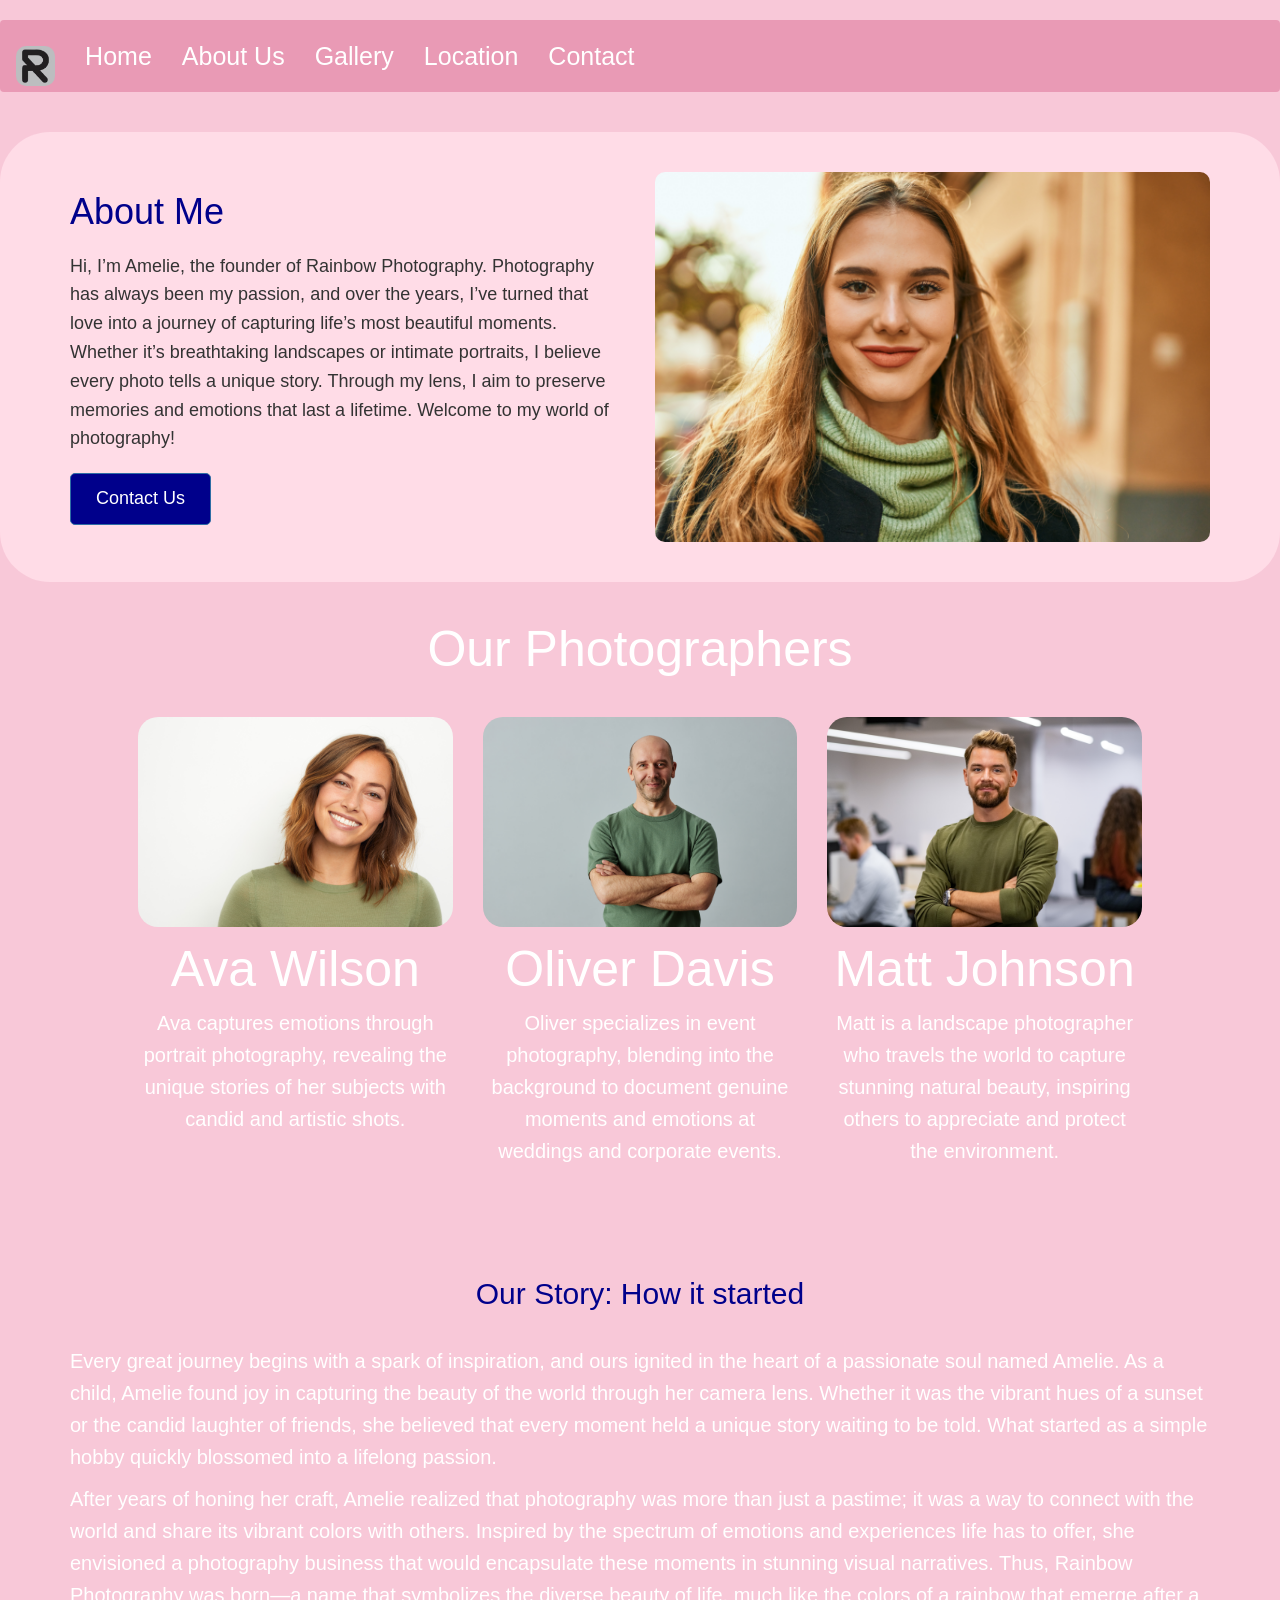
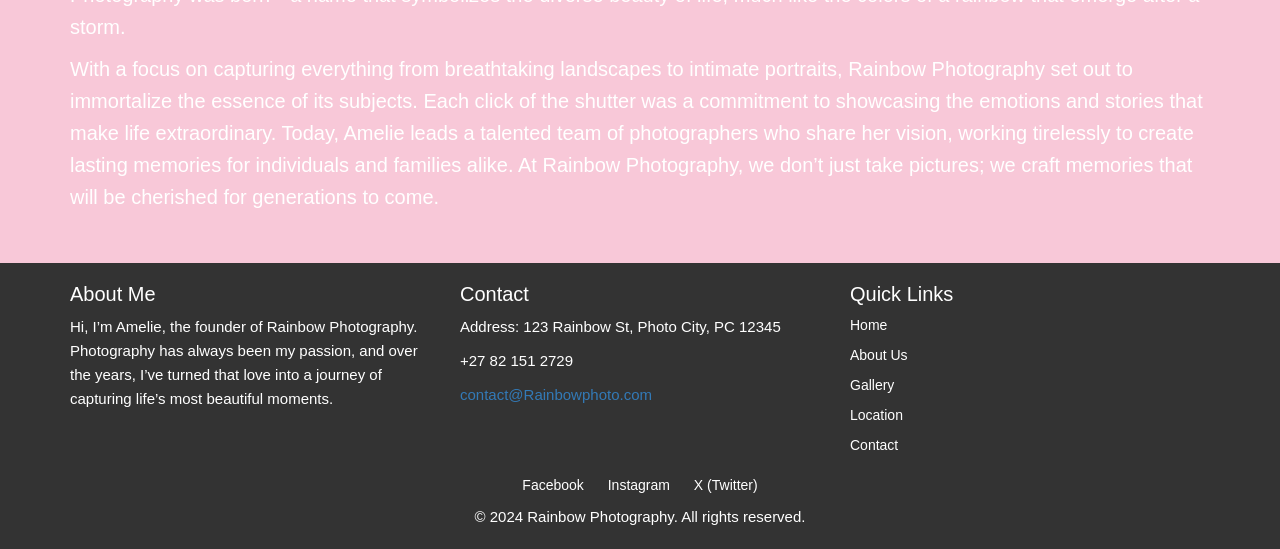
<file: about.html>
<!DOCTYPE html>
<html lang="en" dir="ltr">
<head>
    <meta charset="utf-8">
    <meta name="viewport" content="width=device-width, initial-scale=1">
    <link rel="stylesheet" href="style.css">
    <link rel="icon" href="logoRP.jpg" type="image/jpg">

    <!-- Bootstrap CSS -->
    <link rel="stylesheet" href="https://maxcdn.bootstrapcdn.com/bootstrap/3.4.1/css/bootstrap.min.css">

    <!-- jQuery library -->
    <script src="https://ajax.googleapis.com/ajax/libs/jquery/3.7.1/jquery.min.js"></script>

    <!-- Bootstrap JavaScript -->
    <script src="https://maxcdn.bootstrapcdn.com/bootstrap/3.4.1/js/bootstrap.min.js"></script>

    <title>Rainbow Photography</title>
</head>

<body class="about">

    <header>
        <nav class="navbar">
            <div class="container-fluid">

                <a class="navbar-brand" href="index.html">
                    <img src="logoRP.jpg" alt="Logo" class="logoRP">
                </a>

                <div class="navbarMenu">
                    <ul class="nav navbar-nav">
                        <li><a href="index.html">Home</a></li>
                        <li><a href="about.html">About Us</a></li>
                        <li><a href="gallery.html">Gallery</a></li>
                        <li><a href="location.html">Location</a></li>
                        <li><a href="contact.html">Contact</a></li>
                    </ul>
                </div>

            </div>
        </nav>
    </header>


    <!-- About Section -->
    <section class="about-page">

        <div class="container">

            <div class="row">

                <!-- About Text -->
                <div class="col-md-6 about-text">

                    <h2>About Me</h2>

                    <p>
                        Hi, I’m Amelie, the founder of Rainbow Photography.
                        Photography has always been my passion, and over the
                        years, I’ve turned that love into a journey of capturing
                        life’s most beautiful moments. Whether it’s breathtaking
                        landscapes or intimate portraits, I believe every photo
                        tells a unique story. Through my lens, I aim to preserve
                        memories and emotions that last a lifetime. Welcome to
                        my world of photography!
                    </p>

                    <a href="contact.html" class="btn btn-primary">
                        Contact Us
                    </a>

                </div>


                <!-- About Image -->
                <div class="col-md-6 about-image">

                    <img src="aboutphoto.jpeg" alt="About Us Photo">

                </div>

            </div>

        </div>

    </section>


    <!-- Gallery Section -->
    <section class="gallery2">

        <div class="container2">

            <h2 class="gallery-heading2">
                Our Photographers
            </h2>

            <div class="row">

                <!-- Ava Wilson -->
                <div class="col-md-4">

                    <div class="gallery-item2">

                        <a href="gallery.html">

                            <img src="AvaWilson.jpeg"
                                 alt="Portrait Photography"
                                 class="img-responsive gallery-image2">

                            <h2>Ava Wilson</h2>

                            <p>
                                Ava captures emotions through portrait
                                photography, revealing the unique stories
                                of her subjects with candid and artistic shots.
                            </p>

                        </a>

                    </div>

                </div>


                <!-- Oliver Davis -->
                <div class="col-md-4">

                    <div class="gallery-item2">

                        <a href="gallery.html">

                            <img src="OliverDavis.jpeg"
                                 alt="Event Photography"
                                 class="img-responsive gallery-image2">

                            <h2>Oliver Davis</h2>

                            <p>
                                Oliver specializes in event photography,
                                blending into the background to document
                                genuine moments and emotions at weddings
                                and corporate events.
                            </p>

                        </a>

                    </div>

                </div>


                <!-- Matt Johnson -->
                <div class="col-md-4">

                    <div class="gallery-item2">

                        <a href="gallery.html">

                            <img src="MattJohnson.jpeg"
                                 alt="Landscape Photography"
                                 class="img-responsive gallery-image2">

                            <h2>Matt Johnson</h2>

                            <p>
                                Matt is a landscape photographer who travels
                                the world to capture stunning natural beauty,
                                inspiring others to appreciate and protect
                                the environment.
                            </p>

                        </a>

                    </div>

                </div>

            </div>

        </div>

    </section>


    <!-- Story Section -->
    <section class="story-section">

        <div class="container">

            <h2>Our Story: How it started</h2>

            <p>
                Every great journey begins with a spark of inspiration,
                and ours ignited in the heart of a passionate soul named
                Amelie. As a child, Amelie found joy in capturing the beauty
                of the world through her camera lens. Whether it was the
                vibrant hues of a sunset or the candid laughter of friends,
                she believed that every moment held a unique story waiting
                to be told. What started as a simple hobby quickly blossomed
                into a lifelong passion.
            </p>

            <p>
                After years of honing her craft, Amelie realized that
                photography was more than just a pastime; it was a way to
                connect with the world and share its vibrant colors with
                others. Inspired by the spectrum of emotions and experiences
                life has to offer, she envisioned a photography business
                that would encapsulate these moments in stunning visual
                narratives. Thus, Rainbow Photography was born—a name that
                symbolizes the diverse beauty of life, much like the colors
                of a rainbow that emerge after a storm.
            </p>

            <p>
                With a focus on capturing everything from breathtaking
                landscapes to intimate portraits, Rainbow Photography set
                out to immortalize the essence of its subjects. Each click
                of the shutter was a commitment to showcasing the emotions
                and stories that make life extraordinary. Today, Amelie
                leads a talented team of photographers who share her vision,
                working tirelessly to create lasting memories for individuals
                and families alike. At Rainbow Photography, we don’t just
                take pictures; we craft memories that will be cherished for
                generations to come.
            </p>

        </div>

    </section>


    <!-- Footer Section -->
    <footer>

        <div class="container">

            <div class="row">

                <!-- About Me Section -->
                <div class="col-md-4">

                    <h4>About Me</h4>

                    <p>
                        Hi, I’m Amelie, the founder of Rainbow Photography.
                        Photography has always been my passion, and over the
                        years, I’ve turned that love into a journey of
                        capturing life’s most beautiful moments.
                    </p>

                </div>


                <!-- Contact Section -->
                <div class="col-md-4">

                    <h4>Contact</h4>

                    <p>
                        Address: 123 Rainbow St, Photo City, PC 12345
                    </p>

                    <p>+27 82 151 2729</p>

                    <p>
                        <a href="mailto:contact@Rainbowphoto.com">
                            contact@Rainbowphoto.com
                        </a>
                    </p>

                </div>


                <!-- Quick Links Section -->
                <div class="col-md-4">

                    <h4>Quick Links</h4>

                    <ul class="footer-links">

                        <li><a href="index.html">Home</a></li>
                        <li><a href="about.html">About Us</a></li>
                        <li><a href="gallery.html">Gallery</a></li>
                        <li><a href="location.html">Location</a></li>
                        <li><a href="contact.html">Contact</a></li>

                    </ul>

                </div>

            </div>


            <!-- Social Media Icons and Copyright -->
            <div class="row">

                <div class="col-md-12 text-center">

                    <ul class="social-icons">

                        <li>
                            <a href="https://www.facebook.com" target="_blank">
                                Facebook
                            </a>
                        </li>

                        <li>
                            <a href="https://www.instagram.com" target="_blank">
                                Instagram
                            </a>
                        </li>

                        <li>
                            <a href="https://x.com/" target="_blank">
                                X (Twitter)
                            </a>
                        </li>

                    </ul>

                    <p>
                        &copy; 2024 Rainbow Photography. All rights reserved.
                    </p>

                </div>

            </div>

        </div>

    </footer>

</body>
</html>
</file>
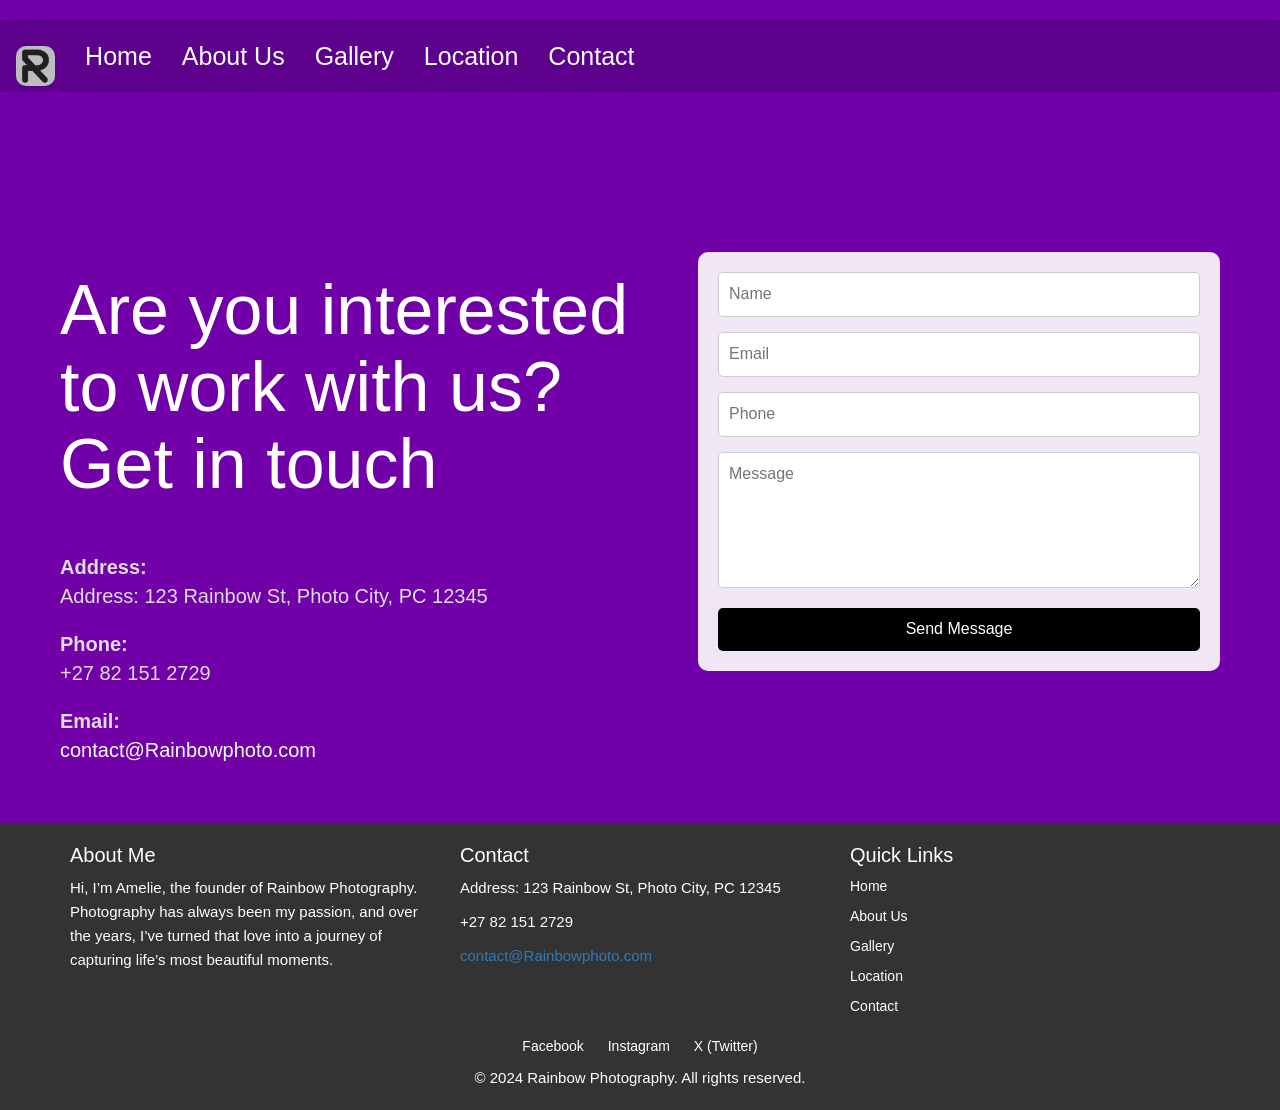
<file: contact.html>
<!DOCTYPE html>
    <html lang="en" dir="ltr">
    <head>
        <meta charset="utf-8">
        <meta name="viewport" content="width=device-width, initial-scale=1">
        <link rel="stylesheet" href="style.css">
        <link rel="icon" href="logoRP.jpg" type="image/jpg">

        <!-- Bootstrap CSS -->
        <link rel="stylesheet" href="https://maxcdn.bootstrapcdn.com/bootstrap/3.4.1/css/bootstrap.min.css">

        <!-- jQuery library -->
        <script src="https://ajax.googleapis.com/ajax/libs/jquery/3.7.1/jquery.min.js"></script>

        <!-- Bootstrap JS -->
        <script src="https://maxcdn.bootstrapcdn.com/bootstrap/3.4.1/js/bootstrap.min.js"></script>

        <title>Rainbow Photography</title>
    </head>

    <body class="contact">

        <!-- Header Section -->
        <header>
            <nav class="navbar">
                <div class="container-fluid">
                    <a class="navbar-brand" href="index.html">
                        <img src="logoRP.jpg" alt="Logo" class="logoRP">
                    </a>
                    <div class="navbarMenu">
                        <ul class="nav navbar-nav">
                            <li><a href="index.html">Home</a></li>
                            <li><a href="about.html">About Us</a></li>
                            <li><a href="gallery.html">Gallery</a></li>
                            <li><a href="location.html">Location</a></li>
                            <li><a href="contact.html">Contact</a></li>
                        </ul>
                    </div>
                </div>
            </nav>
        </header>


            <section class="contact-section">
                <div class="formstyle">
                    <div class="contact-info">
                        <h2>Are you interested to work with us? Get in touch</h2>
                        <div class="info">
                            <p><strong>Address:</strong><br>Address: 123 Rainbow St, Photo City, PC 12345</p>
                            <p><strong>Phone:</strong><br>+27 82 151 2729</p>
                            <p><strong>Email:</strong><br><a href="mailto:contact@Rainbowphoto.com">contact@Rainbowphoto.com</a></p>

                        </div>
                    </div>

                    <!-- Contact Form -->
                    <div class="contact-form">
                        <form action="#" method="post">
                            <input type="text" name="name" placeholder="Name" required>
                            <input type="email" name="email" placeholder="Email" required>
                            <input type="tel" name="phone" placeholder="Phone">
                            <textarea name="message" rows="5" placeholder="Message" required></textarea>
                            <button type="submit">Send Message</button>
                        </form>
                    </div>
                </div>
            </section>



  <!-- Footer Section -->
    <footer>
        <div class="container">
            <div class="row">
                <!-- About Me Section -->
                <div class="col-md-4">
                    <h4>About Me</h4>
                    <p>Hi, I’m Amelie, the founder of Rainbow Photography. Photography has always been my passion, and over the years, I’ve turned that love into a journey of capturing life’s most beautiful moments.</p>
                </div>
                <!-- Contact Section -->
                <div class="col-md-4">
                    <h4>Contact</h4>
                    <p>Address: 123 Rainbow St, Photo City, PC 12345</p>
                    <p>+27 82 151 2729</p>
                    <p><a href="mailto:contact@Rainbowphoto.com">contact@Rainbowphoto.com</a></p>
                </div>
                <!-- Quick Links Section -->
                <div class="col-md-4">
                    <h4>Quick Links</h4>
                    <ul class="footer-links">
                      <li><a href="index.html">Home</a></li>
                      <li><a href="about.html">About Us</a></li>
                      <li><a href="gallery.html">Gallery</a></li>
                      <li><a href="location.html">Location</a></li>
                      <li><a href="contact.html">Contact</a></li>
                    </ul>
                </div>
            </div>
            <!-- Social Media Icons and Copyright -->
            <div class="row">
                <div class="col-md-12 text-center">
                    <ul class="social-icons">
                        <li><a href="https://www.facebook.com" target="_blank">Facebook</a></li>
                        <li><a href="https://www.instagram.com" target="_blank">Instagram</a></li>
                        <li><a href="https://x.com/" target="_blank">X (Twitter)</a></li>
                    </ul>
                  <p>&copy; 2024 Rainbow Photography. All rights reserved.</p>
                </div>
            </div>
        </div>
    </footer>

  </body>
</html>
</file>
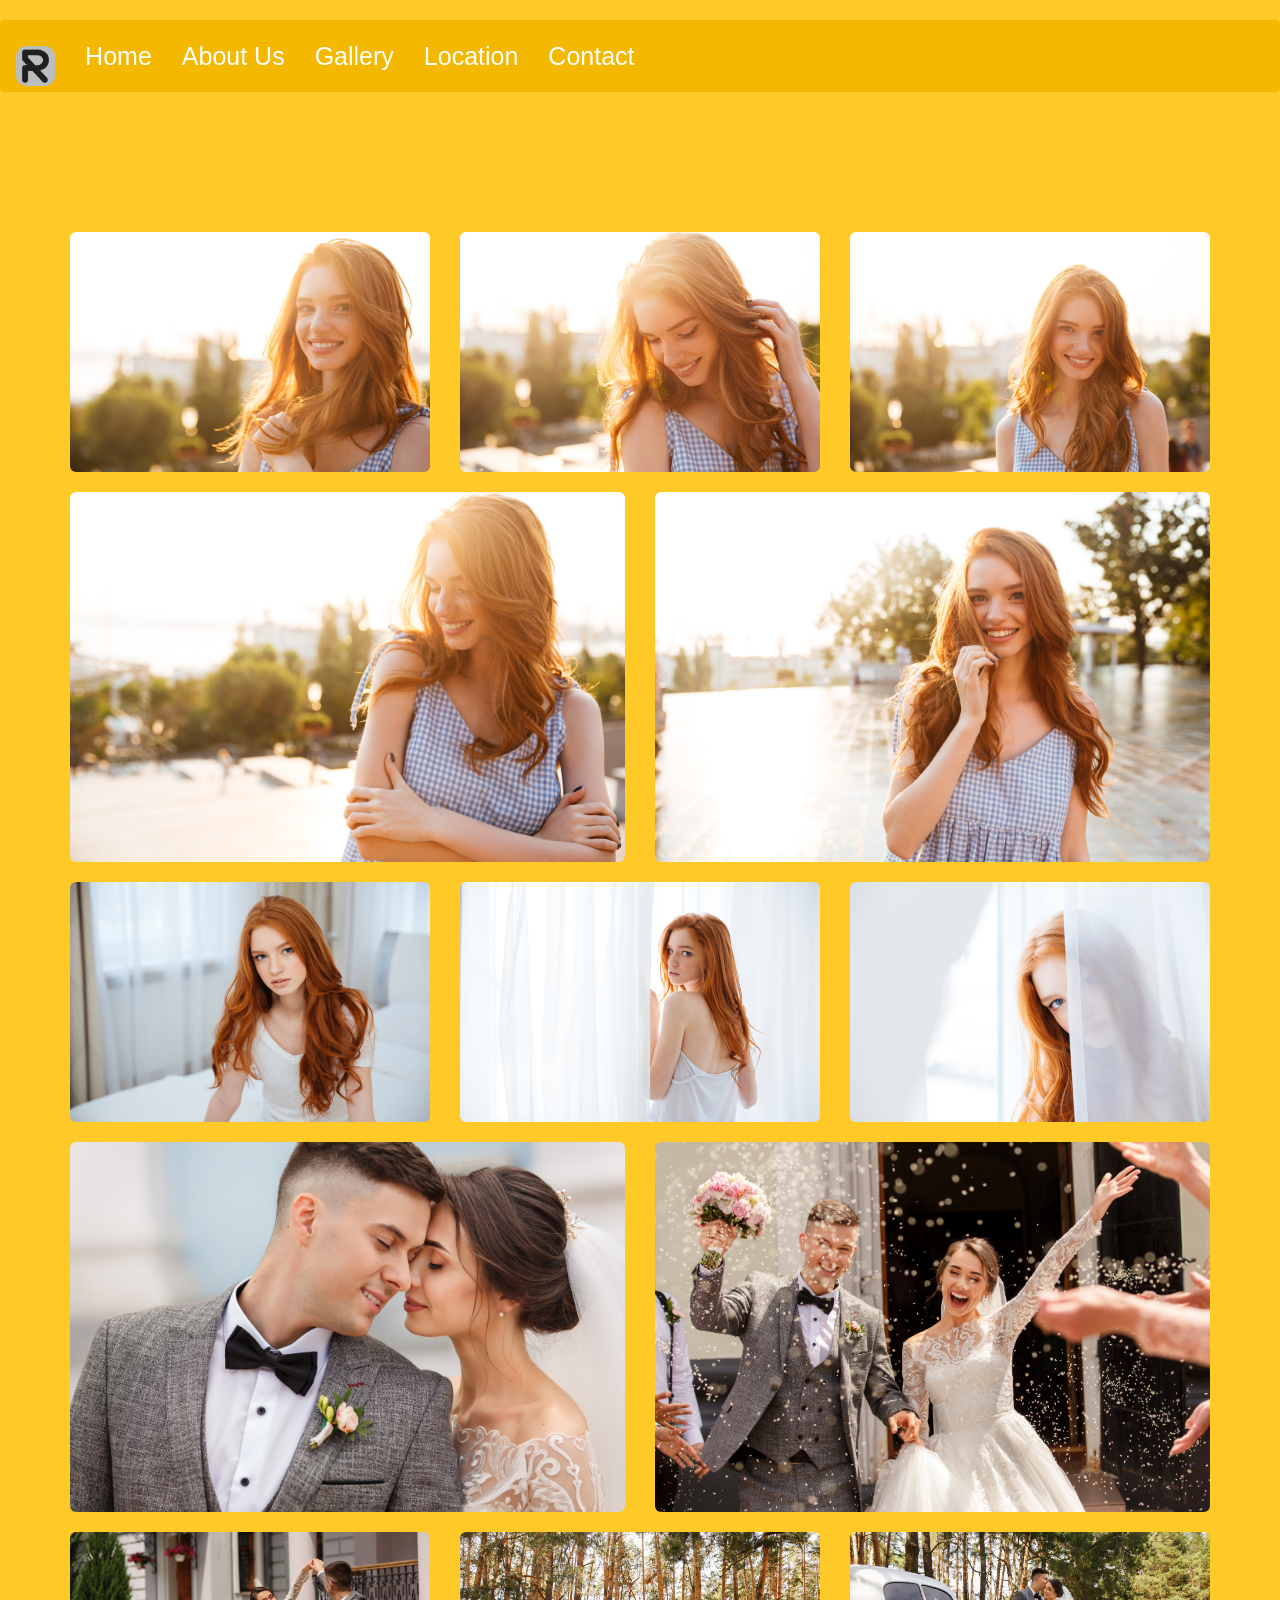
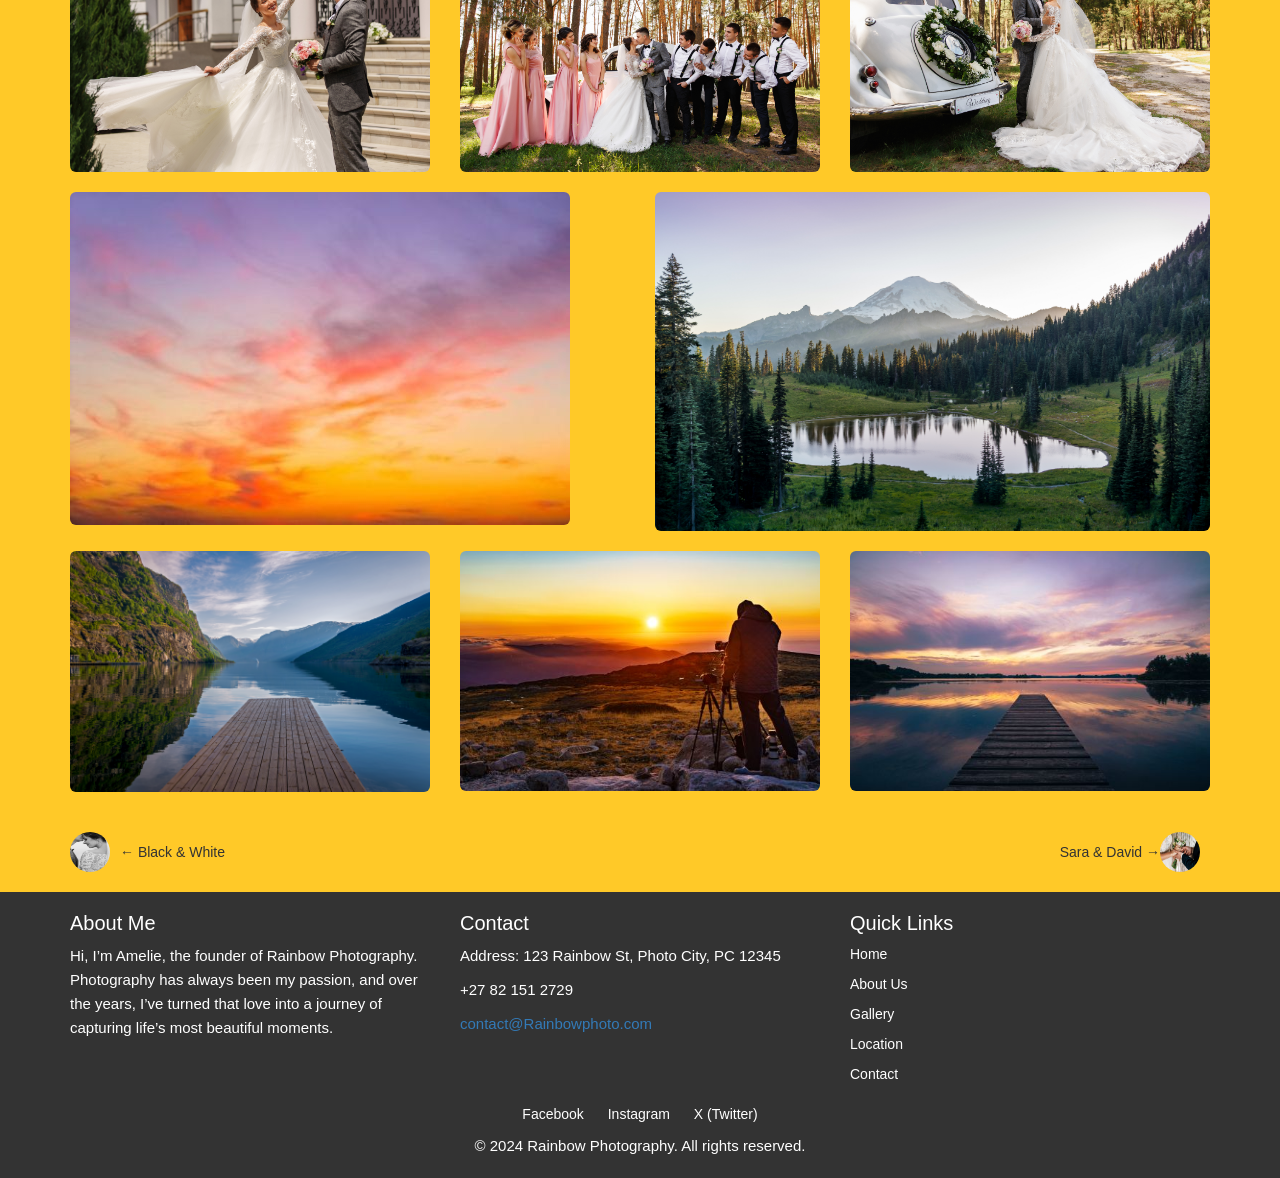
<file: gallery.html>
<!DOCTYPE html>
<html lang="en" dir="ltr">

<head>
    <meta charset="utf-8">
    <meta name="viewport" content="width=device-width, initial-scale=1">

    <link rel="stylesheet" href="style.css">
    <link rel="icon" href="logoRP.jpg" type="image/jpg">

    <!-- Bootstrap CSS -->
    <link rel="stylesheet" href="https://maxcdn.bootstrapcdn.com/bootstrap/3.4.1/css/bootstrap.min.css">

    <!-- jQuery library -->
    <script src="https://ajax.googleapis.com/ajax/libs/jquery/3.7.1/jquery.min.js"></script>

    <!-- Bootstrap JS -->
    <script src="https://maxcdn.bootstrapcdn.com/bootstrap/3.4.1/js/bootstrap.min.js"></script>

    <title>Rainbow Photography</title>
</head>


<body class="gallery-page">

    <!-- ================= HEADER ================= -->

    <header>

        <nav class="navbar">

            <div class="container-fluid">

                <a class="navbar-brand" href="index.html">
                    <img src="logoRP.jpg" alt="Logo" class="logoRP">
                </a>

                <div class="navbarMenu">

                    <ul class="nav navbar-nav">

                        <li>
                            <a href="index.html">Home</a>
                        </li>

                        <li>
                            <a href="about.html">About Us</a>
                        </li>

                        <li>
                            <a href="gallery.html">Gallery</a>
                        </li>

                        <li>
                            <a href="location.html">Location</a>
                        </li>

                        <li>
                            <a href="contact.html">Contact</a>
                        </li>

                    </ul>

                </div>

            </div>

        </nav>

    </header>


    <!-- ================= PHOTO GALLERY ================= -->

    <section class="photo-gallery container">


        <!-- PORTRAIT PHOTOGRAPHY -->

        <div class="row">

            <div class="col-sm-6 col-md-4">

                <img src="P1.jpeg"
                     class="img-responsive img-rounded"
                     alt="Molly's Portraits Photo">

            </div>


            <div class="col-sm-6 col-md-4">

                <img src="P2.jpeg"
                     class="img-responsive img-rounded"
                     alt="Molly's Portraits Photo">

            </div>


            <div class="col-sm-12 col-md-4">

                <img src="P3.jpeg"
                     class="img-responsive img-rounded"
                     alt="Molly's Portraits Photo">

            </div>


            <div class="col-sm-6 col-md-6">

                <img src="P4.jpeg"
                     class="img-responsive img-rounded"
                     alt="Molly's Portraits Photo">

            </div>


            <div class="col-sm-6 col-md-6">

                <img src="P5.jpeg"
                     class="img-responsive img-rounded"
                     alt="Molly's Portraits Photo">

            </div>


            <div class="col-sm-12 col-md-4">

                <img src="P9.jpeg"
                     class="img-responsive img-rounded"
                     alt="Molly's Portraits Photo">

            </div>


            <div class="col-sm-12 col-md-4">

                <img src="P10.jpeg"
                     class="img-responsive img-rounded"
                     alt="Molly's Portraits Photo">

            </div>


            <div class="col-sm-12 col-md-4">

                <img src="P11.jpeg"
                     class="img-responsive img-rounded"
                     alt="Molly's Portraits Photo">

            </div>

        </div>


        <!-- ================= WEDDING PHOTOGRAPHY ================= -->

        <div class="row">

            <div class="col-sm-6 col-md-6">

                <img src="W4.jpeg"
                     class="img-responsive img-rounded"
                     alt="Wedding Photo">

            </div>


            <div class="col-sm-6 col-md-6">

                <img src="W5.jpeg"
                     class="img-responsive img-rounded"
                     alt="Wedding Photo">

            </div>


            <div class="col-sm-6 col-md-4">

                <img src="W6.jpeg"
                     class="img-responsive img-rounded"
                     alt="Wedding Photo">

            </div>


            <div class="col-sm-6 col-md-4">

                <img src="W7.jpeg"
                     class="img-responsive img-rounded"
                     alt="Wedding Photo">

            </div>


            <div class="col-sm-12 col-md-4">

                <img src="W3.jpeg"
                     class="img-responsive img-rounded"
                     alt="Wedding Photo">

            </div>

        </div>


        <!-- ================= LANDSCAPE PHOTOGRAPHY ================= -->

        <div class="row">

            <div class="col-sm-6 col-md-6">

                <img src="Landscape2.jpg"
                     class="img-responsive img-rounded"
                     alt="Landscape Photo">

            </div>


            <div class="col-sm-6 col-md-6">

                <img src="Landscape5.jpeg"
                     class="img-responsive img-rounded"
                     alt="Landscape Photo">

            </div>


            <div class="col-sm-6 col-md-4">

                <img src="Landscape6.jpeg"
                     class="img-responsive img-rounded"
                     alt="Landscape Photo">

            </div>


            <div class="col-sm-6 col-md-4">

                <img src="Landscape4.jpg"
                     class="img-responsive img-rounded"
                     alt="Landscape Photo">

            </div>


            <div class="col-sm-6 col-md-4">

                <img src="Landscape3.jpg"
                     class="img-responsive img-rounded"
                     alt="Landscape Photo">

            </div>

        </div>


        <!-- ================= GALLERY NAVIGATION ================= -->

        <div class="gallery-navigation row">

            <div class="col-xs-6 text-left">

                <img src="black-white-icon.jpeg"
                     class="img-circle"
                     alt="Black and White Icon">

                <span>
                    ← Black &amp; White
                </span>

            </div>


            <div class="col-xs-6 text-right">

                <span>
                    Sara &amp; David →
                </span>

                <img src="sara-david-icon.jpeg"
                     class="img-circle"
                     alt="Sara and David Icon">

            </div>

        </div>

    </section>


    <!-- ================= FOOTER ================= -->

    <footer>

        <div class="container">

            <div class="row">


                <!-- About Me -->

                <div class="col-md-4">

                    <h4>About Me</h4>

                    <p>
                        Hi, I’m Amelie, the founder of Rainbow Photography.
                        Photography has always been my passion, and over the
                        years, I’ve turned that love into a journey of
                        capturing life’s most beautiful moments.
                    </p>

                </div>


                <!-- Contact -->

                <div class="col-md-4">

                    <h4>Contact</h4>

                    <p>
                        Address: 123 Rainbow St, Photo City, PC 12345
                    </p>

                    <p>
                        +27 82 151 2729
                    </p>

                    <p>
                        <a href="mailto:contact@Rainbowphoto.com">
                            contact@Rainbowphoto.com
                        </a>
                    </p>

                </div>


                <!-- Quick Links -->

                <div class="col-md-4">

                    <h4>Quick Links</h4>

                    <ul class="footer-links">

                        <li>
                            <a href="index.html">Home</a>
                        </li>

                        <li>
                            <a href="about.html">About Us</a>
                        </li>

                        <li>
                            <a href="gallery.html">Gallery</a>
                        </li>

                        <li>
                            <a href="location.html">Location</a>
                        </li>

                        <li>
                            <a href="contact.html">Contact</a>
                        </li>

                    </ul>

                </div>

            </div>


            <!-- Social Media & Copyright -->

            <div class="row">

                <div class="col-md-12 text-center">

                    <ul class="social-icons">

                        <li>
                            <a href="https://www.facebook.com"
                               target="_blank">
                                Facebook
                            </a>
                        </li>

                        <li>
                            <a href="https://www.instagram.com"
                               target="_blank">
                                Instagram
                            </a>
                        </li>

                        <li>
                            <a href="https://x.com/"
                               target="_blank">
                                X (Twitter)
                            </a>
                        </li>

                    </ul>


                    <p>
                        &copy; 2024 Rainbow Photography.
                        All rights reserved.
                    </p>

                </div>

            </div>

        </div>

    </footer>

</body>

</html>
</file>
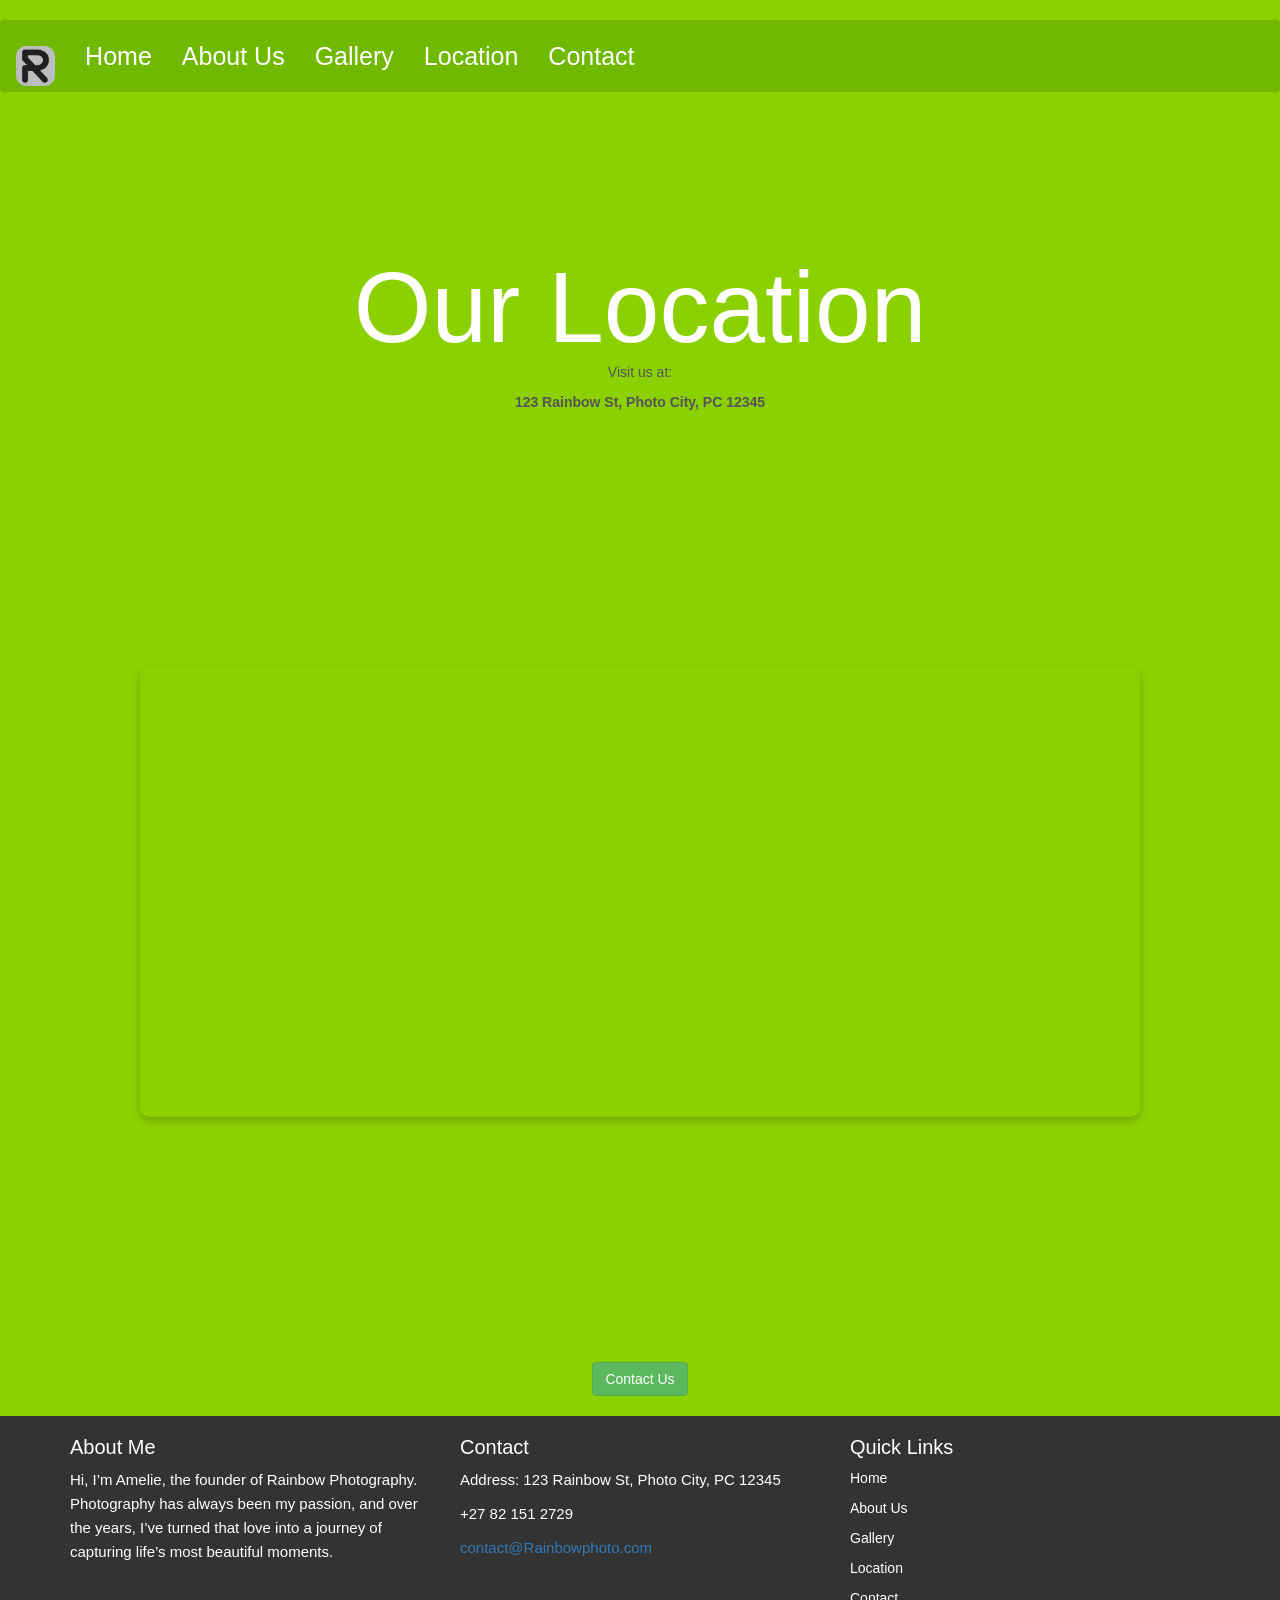
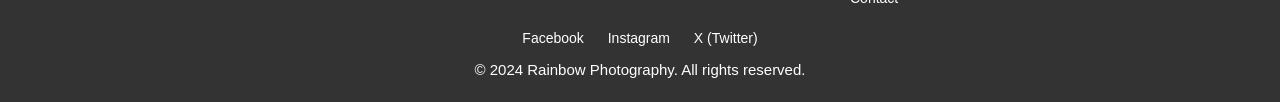
<file: location.html>
<!DOCTYPE html>
    <html lang="en" dir="ltr">
    <head>
        <meta charset="utf-8">
        <meta name="viewport" content="width=device-width, initial-scale=1">
        <link rel="stylesheet" href="style.css">
        <link rel="icon" href="logoRP.jpg" type="image/jpg">

        <!-- Bootstrap CSS -->
        <link rel="stylesheet" href="https://maxcdn.bootstrapcdn.com/bootstrap/3.4.1/css/bootstrap.min.css">

        <!-- jQuery library -->
        <script src="https://ajax.googleapis.com/ajax/libs/jquery/3.7.1/jquery.min.js"></script>

        <!-- Bootstrap JS -->
        <script src="https://maxcdn.bootstrapcdn.com/bootstrap/3.4.1/js/bootstrap.min.js"></script>

        <title>Rainbow Photography</title>
    </head>

    <body class="location">

        <!-- Header Section -->
        <header>
            <nav class="navbar">
                <div class="container-fluid">
                    <a class="navbar-brand" href="index.html">
                        <img src="logoRP.jpg" alt="Logo" class="logoRP">
                    </a>
                    <div class="navbarMenu">
                        <ul class="nav navbar-nav">
                            <li><a href="index.html">Home</a></li>
                            <li><a href="about.html">About Us</a></li>
                            <li><a href="gallery.html">Gallery</a></li>
                            <li><a href="location.html">Location</a></li>
                            <li><a href="contact.html">Contact</a></li>
                        </ul>
                    </div>
                </div>
            </nav>
        </header>

        <!-- Location Header -->
            <section class="location-header text-center" >
                <h1>Our Location</h1>
                <p>Visit us at:</p>
                <p><strong>123 Rainbow St, Photo City, PC 12345</strong></p>
            </section>

            <!-- Optional: Map (Embed Google Map) -->
            <div class="map-container" >
                <iframe
                    src="https://www.google.com/maps/embed?pb=YOUR_GOOGLE_MAP_EMBED_URL"
                    width="600" height="450" allowfullscreen="" loading="lazy" referrerpolicy="no-referrer-when-downgrade"></iframe>
            </div>

            <!-- Button Section -->
            <div class="text-center" style="margin: 20px 0;">
                <a href="contact.html" class="btn btn-success">Contact Us</a>
            </div>



  <!-- Footer Section -->
    <footer>
        <div class="container">
            <div class="row">
                <!-- About Me Section -->
                <div class="col-md-4">
                    <h4>About Me</h4>
                    <p>Hi, I’m Amelie, the founder of Rainbow Photography. Photography has always been my passion, and over the years, I’ve turned that love into a journey of capturing life’s most beautiful moments.</p>
                </div>
                <!-- Contact Section -->
                <div class="col-md-4">
                    <h4>Contact</h4>
                    <p>Address: 123 Rainbow St, Photo City, PC 12345</p>
                    <p>+27 82 151 2729</p>
                    <p><a href="mailto:contact@Rainbowphoto.com">contact@Rainbowphoto.com</a></p>
                </div>
                <!-- Quick Links Section -->
                <div class="col-md-4">
                    <h4>Quick Links</h4>
                    <ul class="footer-links">
                      <li><a href="index.html">Home</a></li>
                      <li><a href="about.html">About Us</a></li>
                      <li><a href="gallery.html">Gallery</a></li>
                      <li><a href="location.html">Location</a></li>
                      <li><a href="contact.html">Contact</a></li>
                    </ul>
                </div>
            </div>
            <!-- Social Media Icons and Copyright -->
            <div class="row">
                <div class="col-md-12 text-center">
                    <ul class="social-icons">
                        <li><a href="https://www.facebook.com" target="_blank">Facebook</a></li>
                        <li><a href="https://www.instagram.com" target="_blank">Instagram</a></li>
                        <li><a href="https://x.com/" target="_blank">X (Twitter)</a></li>
                    </ul>
                  <p>&copy; 2024 Rainbow Photography. All rights reserved.</p>
                </div>
            </div>
        </div>
    </footer>

  </body>
</html>
</file>
<file: style.css>
/* =========================
   GENERAL
========================= */

* {
    margin: 0;
    padding: 0;
    box-sizing: border-box;
}

body {
    font-family: Arial, sans-serif;
    background-color: #f3f3f3;
    max-width: 3000px;
    margin: 0 auto;
    padding-top: 0;
}


/* =========================
   HEADER & NAVIGATION
========================= */

header {
    padding: 20px 0;
    text-align: center;
    margin: 0;
    align-items: center;
    position: sticky;
    top: 0;
    z-index: 1000;
}

.navbar {
    background-color: transparent;
    padding: 10px 0;
    border-radius: 10px;
    align-items: baseline;
    position: fixed;
    top: 0;
    width: 100%;
    z-index: 1000;
}

.logoRP {
    height: 40px;
    width: auto;
    border-radius: 10px;
}

.logoRP:hover {
    transform: scale(1.1);
}

.navbar-nav li a {
    font-size: 25px;
    font-weight: 500;
    padding: 10px 15px;
    color: #fff;
    float: left;
    display: block;
    text-align: center;
    text-decoration: none;
}

.navbar-nav li a:hover {
    color: #007bff;
}

.navbar-nav li a.active {
    color: #ffffff;
    background-color: #007bff;
    border-radius: 10px;
}


/* =========================
   HOME PAGE - BLUE
========================= */

.Home {
    background: #5bb7e8;
    min-height: 100vh;
}


/* Home Navbar */

.Home .navbar {
    background: #4a9fd4;
}


/* Hero Section */

.hero {
    position: relative;
    height: 100vh;
    display: flex;
    justify-content: center;
    align-items: center;
    text-align: center;
    color: white;
    overflow: hidden;
}

.hero-video {
    position: absolute;
    top: 0;
    left: 0;
    width: 100%;
    height: 100%;
    object-fit: cover;
    z-index: -1;
}

.hero-content {
    position: relative;
    z-index: 1;
}

.hero-content h1 {
    font-size: 60px;
    margin-bottom: 20px;
}

.hero-content p {
    font-size: 24px;
    margin-bottom: 20px;
}

.btn-hero {
    background-color: darkblue;
    color: white;
    padding: 10px 30px;
    border-radius: 8px;
    font-size: 18px;
    text-decoration: none;
}

.btn-hero:hover {
    background-color: #17A2B8;
}


/* Intro Section */

.intro {
    background-color: transparent;
    padding: 40px 20px;
    text-align: center;
}

.intro h2 {
    font-size: 40px;
    color: darkblue;
    margin-bottom: 20px;
    font-weight: bold;
}

.intro p {
    font-size: 25px;
    color: #333;
    margin-bottom: 30px;
}

.intro .btn-hero {
    background-color: darkblue;
    color: white;
    padding: 15px 30px;
    border-radius: 8px;
    font-size: 15px;
    text-decoration: none;
    font-weight: bold;
    transition: background-color 0.3s ease;
}

.intro .btn-hero:hover {
    background-color: #17A2B8;
}


/* Home Gallery */

.gallery1 {
    padding: 20px 10px;
    max-width: 80%;
    margin: 0 auto;
}

.gallery-item1 {
    text-align: center;
    margin-bottom: 30px;
    transition: transform 0.3s ease;
}

.gallery-item1:hover {
    transform: scale(1.05);
}

.gallery-image1 {
    max-width: 80%;
    border-radius: 10px;
}

.gallery-item1:hover .gallery-image1 {
    opacity: 0.8;
}

.gallery-item1 h2 {
    margin-top: 15px;
    font-size: 50px;
    color: #fff;
}

.gallery-item1 p {
    color: #fff;
    line-height: 1.6;
    font-size: 20px;
}


/* =========================
   ABOUT PAGE - LIGHT PINK
========================= */

.about {
    background: #f8c8d8;
    min-height: 100vh;
}


/* About Navbar */

.about .navbar {
    background: #e99ab5;
}


/* About Section */

.about-page {
    background-color: #ffdce7;
    padding: 40px 20px;
    border-radius: 50px;
    text-align: left;
    margin: 0;
}

.about-text h2 {
    font-size: 36px;
    color: darkblue;
    margin-bottom: 20px;
}

.about-text p {
    font-size: 18px;
    color: #333;
    line-height: 1.6;
    margin-bottom: 20px;
}

.about-text .btn {
    background-color: darkblue;
    color: white;
    padding: 12px 25px;
    border-radius: 5px;
    text-decoration: none;
    font-size: 18px;
}

.about-text .btn:hover {
    background-color: #17A2B8;
}

.about-image img {
    border-radius: 10px;
    max-width: 100%;
    height: auto;
}


/* About Gallery */

.gallery2 {
    padding: 20px 10px;
    max-width: 80%;
    margin: 0 auto;
}

.gallery-heading2 {
    text-align: center;
    font-size: 50px;
    margin-bottom: 40px;
    color: #fff;
    font-family: Arial, sans-serif;
}

.gallery-item2 {
    text-align: center;
    margin-bottom: 30px;
    transition: transform 0.3s ease;
}

.gallery-item2:hover {
    transform: scale(1.05);
}

.gallery-image2 {
    max-width: 100%;
    border-radius: 20px;
}

.gallery-item2:hover .gallery-image2 {
    opacity: 0.8;
}

.gallery-item2 h2 {
    margin-top: 15px;
    font-size: 50px;
    color: #fff;
}

.gallery-item2 p {
    color: #fff;
    line-height: 1.6;
    font-size: 20px;
}


/* Story Section */

.story-section {
    background-color: transparent;
    padding: 20px;
    border-radius: 10px;
    margin: 20px auto;
}

.story-section h2 {
    color: darkblue;
    text-align: center;
    margin-bottom: 35px;
}

.story-section p {
    color: #fff;
    line-height: 1.6;
    margin-bottom: 10px;
    font-size: 20px;
}


/* =========================
   GALLERY PAGE - YELLOW
========================= */

.gallery-page {
    background: #ffc928;
    min-height: 100vh;
}

.gallery-page .navbar {
    background: #f5b800;
}

.photo-gallery {
    padding-top: 100px;
}

.photo-gallery .row .col-sm-6,
.photo-gallery .row .col-md-4 {
    margin-bottom: 20px;
}

.img-rounded {
    border-radius: 10px;
}


/* Gallery Navigation */

.gallery-navigation {
    padding: 20px 0;
}

.gallery-navigation .col-xs-6 {
    display: flex;
    align-items: center;
}

.gallery-navigation img {
    width: 40px;
    height: 40px;
    margin-right: 10px;
}

.text-left {
    justify-content: flex-start;
}

.text-right {
    justify-content: flex-end;
}


/* =========================
   LOCATION PAGE - GREEN
========================= */

.location {
    background: #8bd000;
    min-height: 100vh;
}

.location .navbar {
    background: #70b900;
}

.location-header {
    background-color: transparent;
    padding: 100px 20px 20px;
}

.location-header h1 {
    color: #fff;
    margin-bottom: 0;
    font-size: 100px;
}

.location-header p {
    color: #555;
}

.map-container {
    display: flex;
    justify-content: center;
    align-items: center;
    padding: 0;
    background-color: transparent;
    margin: 0;
    height: 100vh;
}

.map-container iframe {
    border: 0;
    width: 100%;
    max-width: 1000px;
    height: 450px;
    border-radius: 10px;
    box-shadow: 0 4px 8px rgba(0, 0, 0, 0.2);
}


/* =========================
   CONTACT PAGE - PURPLE
========================= */

.contact {
    background: #7100a8;
    min-height: 100vh;
}

.contact .navbar {
    background: #5d008c;
}

.formstyle {
    display: flex;
    justify-content: space-between;
    align-items: flex-start;
    max-width: 1200px;
    margin: 0 auto;
    padding: 120px 20px 40px;
}

.contact-info {
    width: 50%;
}

.contact-info h2 {
    font-size: 70px;
    margin-bottom: 20px;
    color: #fff;
}

.contact-info .info {
    margin-top: 50px;
}

.contact-info .info p {
    margin-bottom: 20px;
    color: #ddd;
    font-size: 20px;
}

.contact-info a {
    color: #fff;
    text-decoration: none;
}

.contact-form {
    width: 45%;
    background-color: rgba(255, 255, 255, 0.9);
    padding: 20px;
    border-radius: 10px;
}

.contact-form input,
.contact-form textarea {
    margin-bottom: 15px;
    padding: 10px;
    font-size: 16px;
    border: 1px solid #ccc;
    border-radius: 5px;
    width: 100%;
    box-sizing: border-box;
}

.contact-form button {
    padding: 10px;
    background-color: #000;
    color: #fff;
    border: none;
    border-radius: 5px;
    cursor: pointer;
    font-size: 16px;
    width: 100%;
}

.contact-form button:hover {
    background-color: #444;
}


/* =========================
   FOOTER
========================= */

footer {
    background-color: #333;
    color: white;
    padding: 10px 0;
}

footer h4 {
    font-size: 20px;
    margin-bottom: 10px;
}

footer p {
    font-size: 15px;
    line-height: 1.6;
}

.footer-links {
    list-style: none;
    padding: 0;
}

.footer-links li {
    margin-bottom: 10px;
}

.footer-links a {
    color: white;
    text-decoration: none;
}

.footer-links a:hover {
    color: #007bff;
    text-decoration: underline;
}


/* Social Icons */

.social-icons {
    list-style: none;
    padding: 0;
    margin: 10px 0;
}

.social-icons li {
    display: inline;
    margin: 0 10px;
}

.social-icons a {
    color: white;
    text-decoration: none;
}

.social-icons a:hover {
    color: #007bff;
}


/* =========================
   RESPONSIVE DESIGN
========================= */

@media (max-width: 768px) {

    .navbar-nav li a {
        font-size: 18px;
        padding: 10px;
    }

    .hero-content h1 {
        font-size: 40px;
    }

    .hero-content p {
        font-size: 20px;
    }

    .gallery-navigation .text-left,
    .gallery-navigation .text-right {
        justify-content: center;
    }

    .formstyle {
        flex-direction: column;
        align-items: center;
        padding: 100px 20px 20px;
    }

    .contact-info,
    .contact-form {
        width: 100%;
        text-align: center;
    }

    .contact-form {
        margin-top: 20px;
    }

}
</file>
